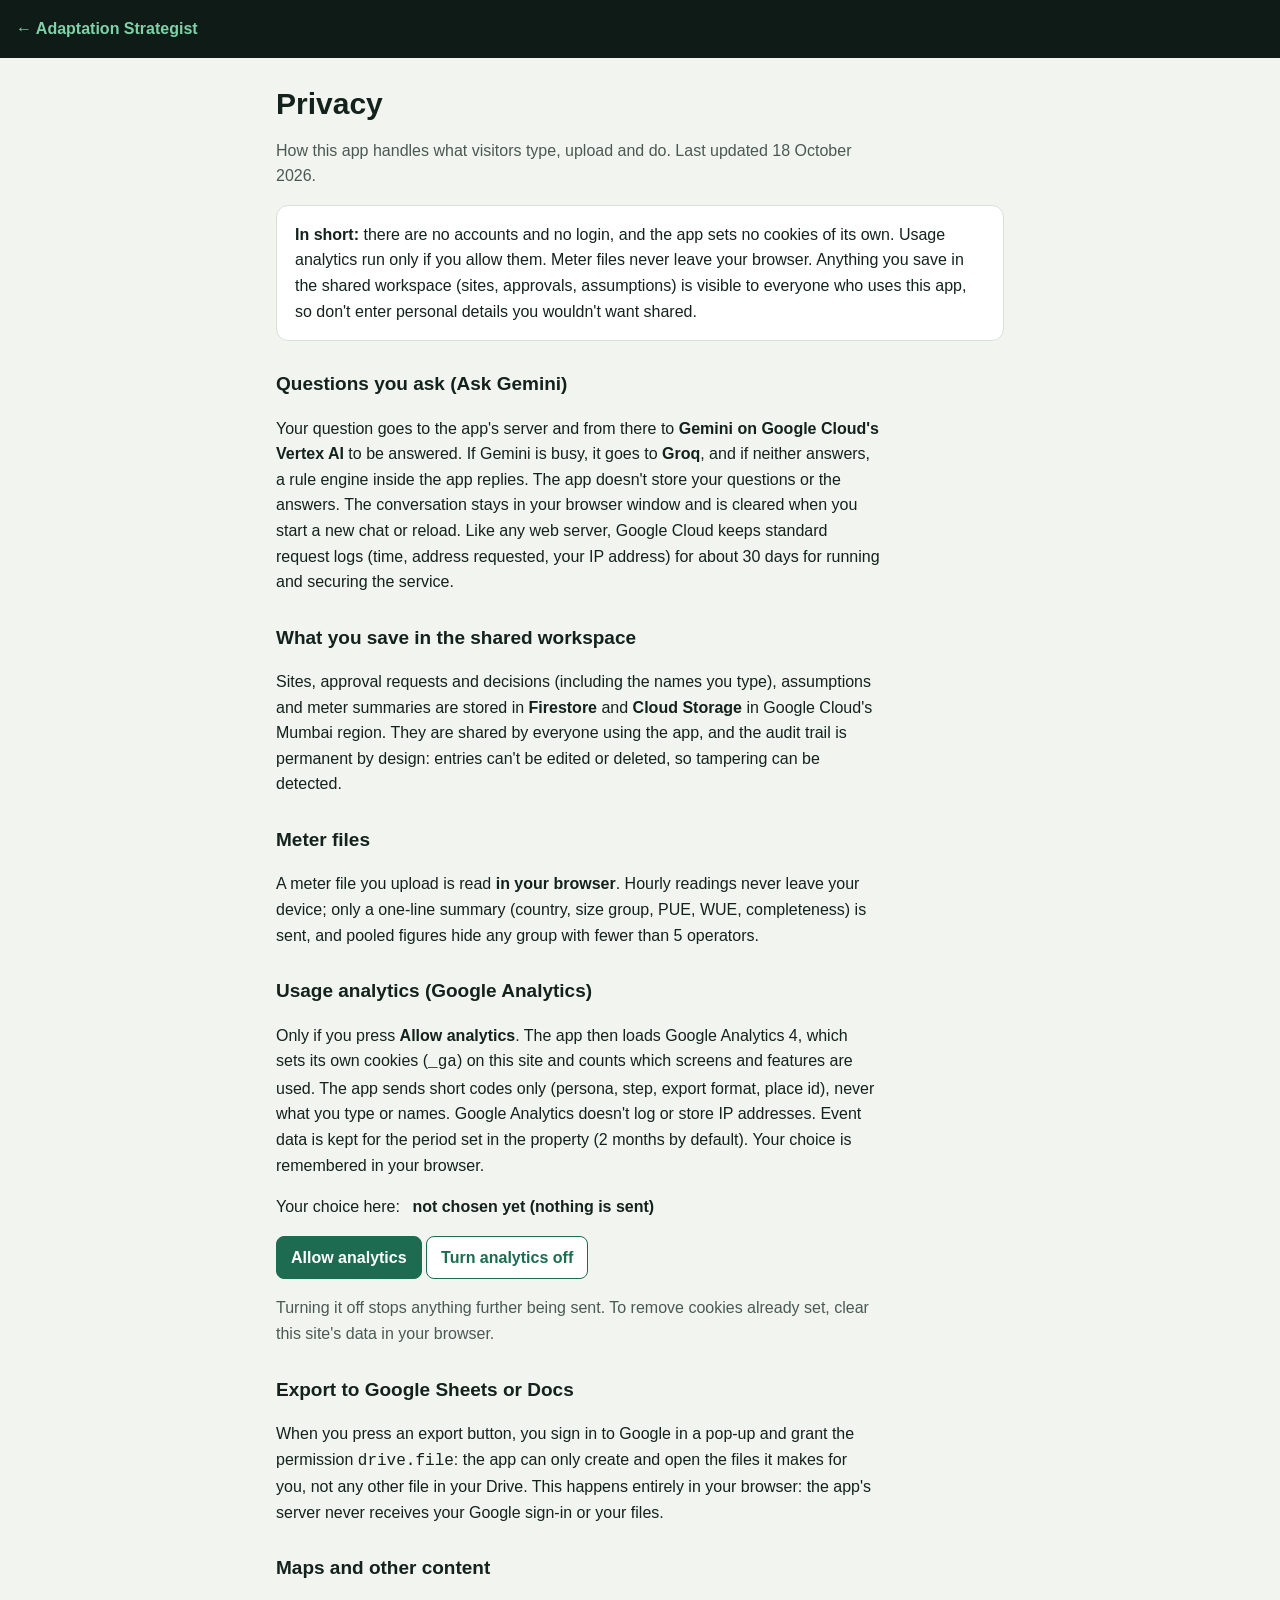
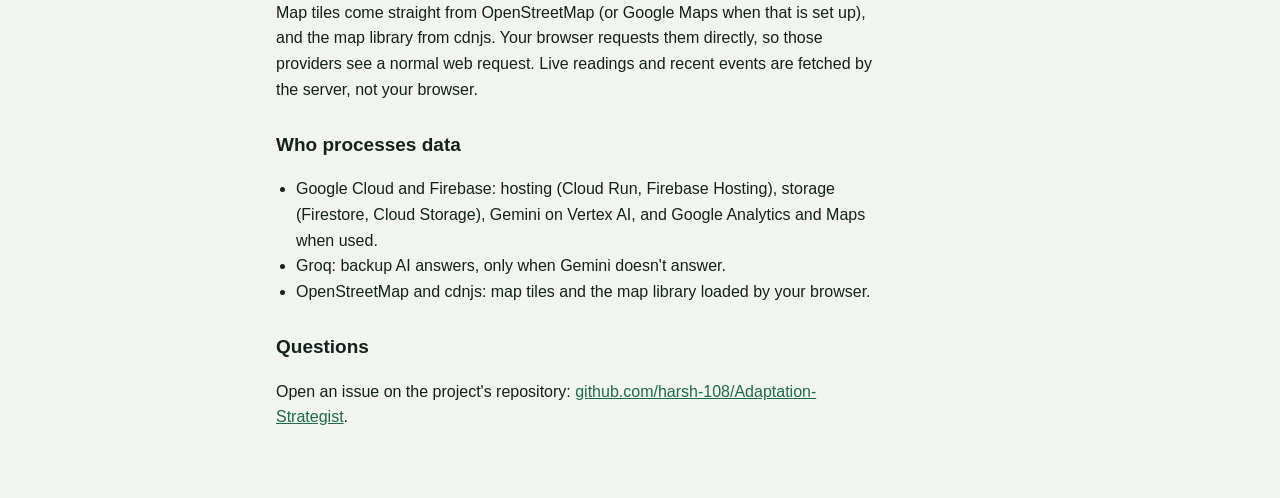
<file: public/privacy.html>
<!doctype html>
<html lang="en">
<head>
<meta charset="utf-8">
<meta name="viewport" content="width=device-width, initial-scale=1">
<title>Privacy · Adaptation Strategist</title>
<link rel="icon" type="image/svg+xml" href="icon.svg">
<style>
  :root{--bg:#F2F4EF;--panel:#fff;--ink:#13221C;--muted:#4A5A52;--line:#D9E0DA;--accent:#1D6B50;--dark:#0E1B16;--mint:#7FD1A8}
  *{box-sizing:border-box}
  body{margin:0;background:var(--bg);color:var(--ink);font:16px/1.6 "IBM Plex Sans","Segoe UI",Roboto,Arial,sans-serif}
  header{background:var(--dark);color:#fff;padding:16px max(16px,env(safe-area-inset-left,0px))}
  header a{color:var(--mint);text-decoration:none;font-weight:600}
  main{max-width:760px;margin:0 auto;padding:28px max(16px,env(safe-area-inset-left,0px)) 56px}
  h1{font-size:30px;line-height:1.2;margin:0 0 6px}
  h2{font-size:19px;margin:28px 0 8px}
  p,li{max-width:68ch}
  .muted{color:var(--muted)}
  .card{background:var(--panel);border:1px solid var(--line);border-radius:12px;padding:16px 18px;margin-top:16px}
  a{color:var(--accent)}
  button{font:inherit;font-weight:600;min-height:40px;padding:8px 14px;border-radius:8px;border:1px solid var(--accent);background:var(--accent);color:#fff;cursor:pointer}
  button.alt{background:#fff;color:var(--accent)}
  #ga-state{margin-left:8px}
  ul{padding-left:20px}
</style>
</head>
<body>
<header><a href="./">← Adaptation Strategist</a></header>
<main>
  <h1>Privacy</h1>
  <p class="muted">How this app handles what visitors type, upload and do. Last updated 18 October 2026.</p>

  <div class="card">
    <b>In short:</b> there are no accounts and no login, and the app sets no cookies of its own. Usage analytics run only if you allow them. Meter files never leave your browser. Anything you save in the shared workspace (sites, approvals, assumptions) is visible to everyone who uses this app, so don't enter personal details you wouldn't want shared.
  </div>

  <h2>Questions you ask (Ask Gemini)</h2>
  <p>Your question goes to the app's server and from there to <b>Gemini on Google Cloud's Vertex AI</b> to be answered. If Gemini is busy, it goes to <b>Groq</b>, and if neither answers, a rule engine inside the app replies. The app doesn't store your questions or the answers. The conversation stays in your browser window and is cleared when you start a new chat or reload. Like any web server, Google Cloud keeps standard request logs (time, address requested, your IP address) for about 30 days for running and securing the service.</p>

  <h2>What you save in the shared workspace</h2>
  <p>Sites, approval requests and decisions (including the names you type), assumptions and meter summaries are stored in <b>Firestore</b> and <b>Cloud Storage</b> in Google Cloud's Mumbai region. They are shared by everyone using the app, and the audit trail is permanent by design: entries can't be edited or deleted, so tampering can be detected.</p>

  <h2>Meter files</h2>
  <p>A meter file you upload is read <b>in your browser</b>. Hourly readings never leave your device; only a one-line summary (country, size group, PUE, WUE, completeness) is sent, and pooled figures hide any group with fewer than 5 operators.</p>

  <h2>Usage analytics (Google Analytics)</h2>
  <p>Only if you press <b>Allow analytics</b>. The app then loads Google Analytics 4, which sets its own cookies (<code>_ga</code>) on this site and counts which screens and features are used. The app sends short codes only (persona, step, export format, place id), never what you type or names. Google Analytics doesn't log or store IP addresses. Event data is kept for the period set in the property (2 months by default). Your choice is remembered in your browser.</p>
  <p>Your choice here: <b id="ga-state">checking…</b></p>
  <p><button type="button" id="ga-yes">Allow analytics</button> <button type="button" class="alt" id="ga-no">Turn analytics off</button></p>
  <p class="muted">Turning it off stops anything further being sent. To remove cookies already set, clear this site's data in your browser.</p>

  <h2>Export to Google Sheets or Docs</h2>
  <p>When you press an export button, you sign in to Google in a pop-up and grant the permission <code>drive.file</code>: the app can only create and open the files it makes for you, not any other file in your Drive. This happens entirely in your browser: the app's server never receives your Google sign-in or your files.</p>

  <h2>Maps and other content</h2>
  <p>Map tiles come straight from OpenStreetMap (or Google Maps when that is set up), and the map library from cdnjs. Your browser requests them directly, so those providers see a normal web request. Live readings and recent events are fetched by the server, not your browser.</p>

  <h2>Who processes data</h2>
  <ul>
    <li>Google Cloud and Firebase: hosting (Cloud Run, Firebase Hosting), storage (Firestore, Cloud Storage), Gemini on Vertex AI, and Google Analytics and Maps when used.</li>
    <li>Groq: backup AI answers, only when Gemini doesn't answer.</li>
    <li>OpenStreetMap and cdnjs: map tiles and the map library loaded by your browser.</li>
  </ul>

  <h2>Questions</h2>
  <p>Open an issue on the project's repository: <a href="https://github.com/harsh-108/Adaptation-Strategist/issues" target="_blank" rel="noopener">github.com/harsh-108/Adaptation-Strategist</a>.</p>
</main>
<script>
(function(){
  "use strict";
  var KEY="st-analytics";
  function get(){try{return localStorage.getItem(KEY);}catch(e){return null;}}
  function put(v){try{localStorage.setItem(KEY,v);}catch(e){}}
  function show(){var c=get();document.getElementById("ga-state").textContent=c==="yes"?"analytics allowed":c==="no"?"analytics off":"not chosen yet (nothing is sent)";}
  document.getElementById("ga-yes").onclick=function(){put("yes");show();};
  document.getElementById("ga-no").onclick=function(){put("no");show();};
  show();
})();
</script>
</body>
</html>
</file>
